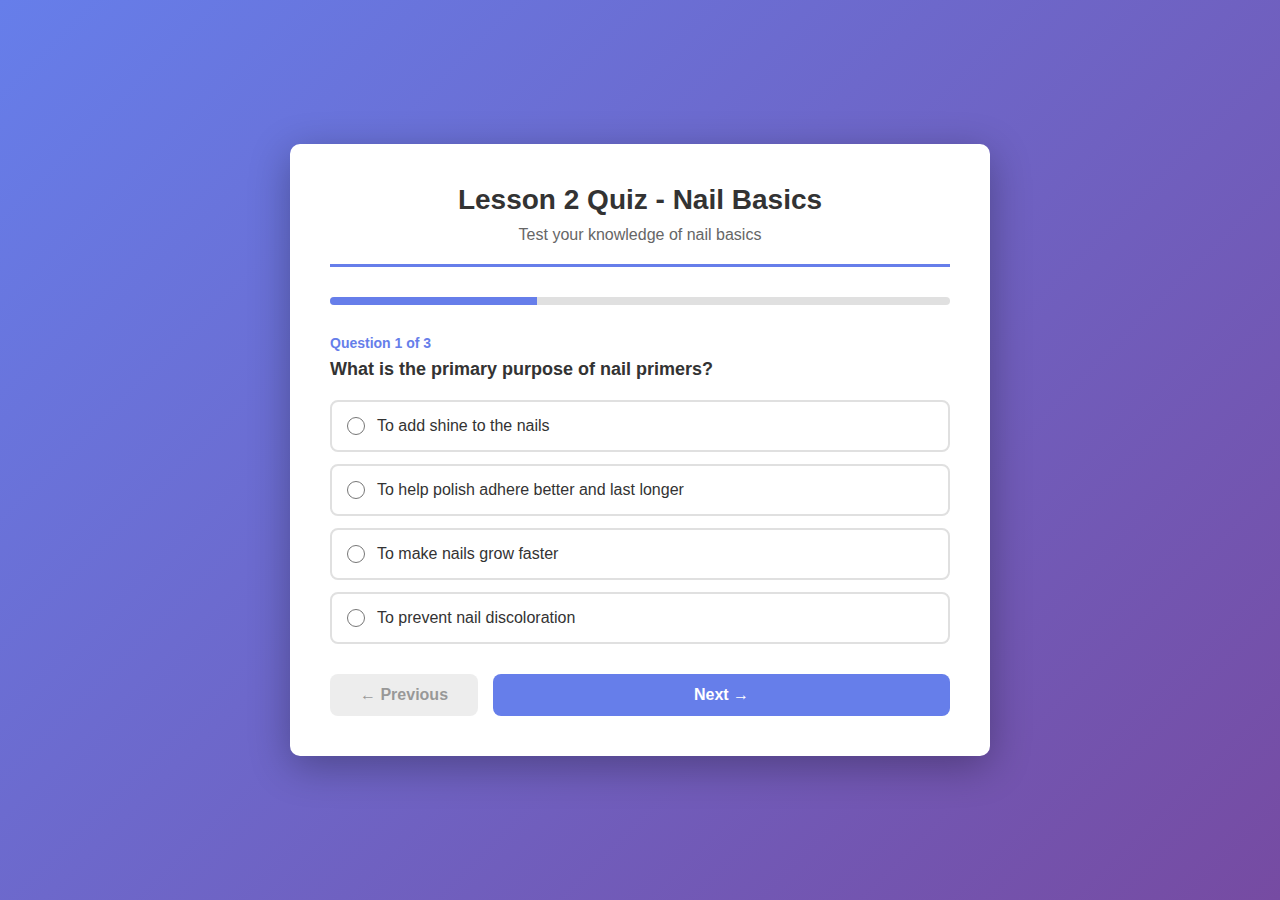
<file: lessons/lesson2quiz.html>
<!DOCTYPE html>
<html lang="en">
<head>
    <meta charset="UTF-8">
    <meta name="viewport" content="width=device-width, initial-scale=1.0">
    <title>Lesson 2 Quiz - Nail Basics</title>
    <style>
        * {
            margin: 0;
            padding: 0;
            box-sizing: border-box;
        }

        body {
            font-family: 'Segoe UI', Tahoma, Geneva, Verdana, sans-serif;
            background: linear-gradient(135deg, #667eea 0%, #764ba2 100%);
            min-height: 100vh;
            display: flex;
            justify-content: center;
            align-items: center;
            padding: 20px;
        }

        .quiz-container {
            background: white;
            border-radius: 10px;
            box-shadow: 0 10px 40px rgba(0, 0, 0, 0.3);
            max-width: 700px;
            width: 100%;
            padding: 40px;
        }

        .quiz-header {
            text-align: center;
            margin-bottom: 30px;
            border-bottom: 3px solid #667eea;
            padding-bottom: 20px;
        }

        .quiz-header h1 {
            color: #333;
            margin-bottom: 10px;
            font-size: 28px;
        }

        .quiz-header p {
            color: #666;
            font-size: 16px;
        }

        .progress-bar {
            width: 100%;
            height: 8px;
            background: #e0e0e0;
            border-radius: 10px;
            margin: 20px 0;
            overflow: hidden;
        }

        .progress-fill {
            height: 100%;
            background: #667eea;
            transition: width 0.3s ease;
        }

        .question-container {
            margin: 30px 0;
        }

        .question-number {
            color: #667eea;
            font-weight: bold;
            font-size: 14px;
            margin-bottom: 8px;
        }

        .question-text {
            color: #333;
            font-size: 18px;
            font-weight: 600;
            margin-bottom: 20px;
        }

        .options {
            display: flex;
            flex-direction: column;
            gap: 12px;
        }

        .option {
            display: flex;
            align-items: center;
            padding: 15px;
            border: 2px solid #e0e0e0;
            border-radius: 8px;
            cursor: pointer;
            transition: all 0.3s ease;
            background: white;
        }

        .option:hover {
            border-color: #667eea;
            background: #f8f9ff;
        }

        .option input[type="radio"] {
            margin-right: 12px;
            cursor: pointer;
            width: 18px;
            height: 18px;
        }

        .option label {
            cursor: pointer;
            flex-grow: 1;
            font-size: 16px;
            color: #333;
        }

        .option.selected {
            border-color: #667eea;
            background: #f0f4ff;
        }

        .option.correct {
            border-color: #4caf50;
            background: #f1f8f4;
        }

        .option.incorrect {
            border-color: #f44336;
            background: #fef5f5;
        }

        .button-group {
            display: flex;
            gap: 15px;
            margin-top: 30px;
            justify-content: space-between;
        }

        button {
            padding: 12px 30px;
            border: none;
            border-radius: 8px;
            font-size: 16px;
            font-weight: 600;
            cursor: pointer;
            transition: all 0.3s ease;
        }

        .btn-next {
            background: #667eea;
            color: white;
            flex-grow: 1;
            margin-left: auto;
        }

        .btn-next:hover:not(:disabled) {
            background: #764ba2;
            transform: translateY(-2px);
            box-shadow: 0 5px 15px rgba(102, 126, 234, 0.4);
        }

        .btn-next:disabled {
            background: #ccc;
            cursor: not-allowed;
            opacity: 0.6;
        }

        .btn-prev {
            background: #ddd;
            color: #333;
        }

        .btn-prev:hover:not(:disabled) {
            background: #ccc;
            transform: translateY(-2px);
        }

        .btn-prev:disabled {
            opacity: 0.5;
            cursor: not-allowed;
        }

        .results-container {
            text-align: center;
            display: none;
        }

        .results-container.show {
            display: block;
        }

        .results-score {
            font-size: 48px;
            color: #667eea;
            font-weight: bold;
            margin: 20px 0;
        }

        .results-message {
            font-size: 24px;
            color: #333;
            margin: 15px 0;
        }

        .results-details {
            background: #f5f5f5;
            padding: 20px;
            border-radius: 8px;
            margin: 20px 0;
            text-align: left;
        }

        .result-item {
            padding: 12px 0;
            border-bottom: 1px solid #ddd;
        }

        .result-item:last-child {
            border-bottom: none;
        }

        .result-item-question {
            font-weight: 600;
            color: #333;
            margin-bottom: 5px;
        }

        .result-item-answer {
            color: #666;
            font-size: 14px;
        }

        .result-item.correct .result-item-answer::before {
            content: "✓ ";
            color: #4caf50;
            font-weight: bold;
        }

        .result-item.incorrect .result-item-answer::before {
            content: "✗ ";
            color: #f44336;
            font-weight: bold;
        }

        .btn-restart {
            background: #4caf50;
            color: white;
            padding: 12px 40px;
            margin-top: 20px;
        }

        .btn-restart:hover {
            background: #45a049;
            transform: translateY(-2px);
            box-shadow: 0 5px 15px rgba(76, 175, 80, 0.4);
        }
    </style>
</head>
<body>
    <div class="quiz-container">
        <div class="quiz-header">
            <h1>Lesson 2 Quiz - Nail Basics</h1>
            <p>Test your knowledge of nail basics</p>
        </div>

        <div class="progress-bar">
            <div class="progress-fill" id="progressFill"></div>
        </div>

        <div id="quizContent">
            <div class="question-container" id="questionContainer"></div>
            <div class="button-group">
                <button class="btn-prev" id="prevBtn" onclick="previousQuestion()">← Previous</button>
                <button class="btn-next" id="nextBtn" onclick="nextQuestion()">Next →</button>
            </div>
        </div>

        <div class="results-container" id="resultsContainer">
            <h2>Quiz Complete!</h2>
            <div class="results-score" id="scoreDisplay"></div>
            <div class="results-message" id="messageDisplay"></div>
            <div class="results-details" id="resultsDetails"></div>
            <button class="btn-restart" onclick="restartQuiz()">Retake Quiz</button>
        </div>
    </div>

    <script>
        // Quiz Questions Data
        const quizData = [
            {
                question: "What is the primary purpose of nail primers?",
                options: [
                    "To add shine to the nails",
                    "To help polish adhere better and last longer",
                    "To make nails grow faster",
                    "To prevent nail discoloration"
                ],
                correct: 1
            },
            {
                question: "Which of the following is a proper nail health practice?",
                options: [
                    "Filing nails in a sawing motion back and forth",
                    "Using metal files instead of glass files",
                    "Filing nails in one direction from edge to center",
                    "Filing nails when they are wet"
                ],
                correct: 2
            },
            {
                question: "What does UV gel typically require for curing?",
                options: [
                    "Air drying for 24 hours",
                    "Exposure to UV or LED light",
                    "Heating with a blow dryer",
                    "Soaking in water"
                ],
                correct: 1
            }
        ];

        let currentQuestion = 0;
        let answers = [];
        let quizStarted = false;

        // Initialize quiz
        function initializeQuiz() {
            answers = new Array(quizData.length).fill(null);
            currentQuestion = 0;
            quizStarted = true;
            document.getElementById('quizContent').style.display = 'block';
            document.getElementById('resultsContainer').classList.remove('show');
            displayQuestion();
        }

        // Display current question
        function displayQuestion() {
            const question = quizData[currentQuestion];
            const questionContainer = document.getElementById('questionContainer');
            
            let optionsHTML = question.options.map((option, index) => `
                <div class="option ${answers[currentQuestion] === index ? 'selected' : ''}" onclick="selectAnswer(${index})">
                    <input type="radio" id="option${index}" name="options" value="${index}" ${answers[currentQuestion] === index ? 'checked' : ''}>
                    <label for="option${index}">${option}</label>
                </div>
            `).join('');

            questionContainer.innerHTML = `
                <div class="question-number">Question ${currentQuestion + 1} of ${quizData.length}</div>
                <div class="question-text">${question.question}</div>
                <div class="options">${optionsHTML}</div>
            `;

            updateButtons();
            updateProgress();
        }

        // Select an answer
        function selectAnswer(index) {
            answers[currentQuestion] = index;
            displayQuestion();
        }

        // Next question
        function nextQuestion() {
            if (answers[currentQuestion] === null) {
                alert('Please select an answer before continuing.');
                return;
            }
            
            if (currentQuestion < quizData.length - 1) {
                currentQuestion++;
                displayQuestion();
            } else {
                showResults();
            }
        }

        // Previous question
        function previousQuestion() {
            if (currentQuestion > 0) {
                currentQuestion--;
                displayQuestion();
            }
        }

        // Update button states
        function updateButtons() {
            document.getElementById('prevBtn').disabled = currentQuestion === 0;
            document.getElementById('nextBtn').textContent = 
                currentQuestion === quizData.length - 1 ? 'Submit Quiz' : 'Next →';
        }

        // Update progress bar
        function updateProgress() {
            const progress = ((currentQuestion + 1) / quizData.length) * 100;
            document.getElementById('progressFill').style.width = progress + '%';
        }

        // Calculate and show results
        function showResults() {
            let correct = 0;
            const resultsDetails = [];

            answers.forEach((answer, index) => {
                if (answer === quizData[index].correct) {
                    correct++;
                    resultsDetails.push({
                        question: quizData[index].question,
                        isCorrect: true,
                        userAnswer: quizData[index].options[answer]
                    });
                } else {
                    resultsDetails.push({
                        question: quizData[index].question,
                        isCorrect: false,
                        userAnswer: quizData[index].options[answer],
                        correctAnswer: quizData[index].options[quizData[index].correct]
                    });
                }
            });

            const percentage = Math.round((correct / quizData.length) * 100);
            
            // Display score
            document.getElementById('scoreDisplay').textContent = `${percentage}%`;
            
            // Display message
            let message = '';
            if (percentage === 100) {
                message = 'Perfect Score! Excellent work!';
            } else if (percentage >= 80) {
                message = 'Great Job! You passed the quiz!';
            } else if (percentage >= 60) {
                message = 'Good Effort! Review the material and try again.';
            } else {
                message = 'Keep Learning! Review the lesson and retake the quiz.';
            }
            document.getElementById('messageDisplay').textContent = message;

            // Display detailed results
            let detailsHTML = resultsDetails.map((result, index) => `
                <div class="result-item ${result.isCorrect ? 'correct' : 'incorrect'}">
                    <div class="result-item-question">Q${index + 1}: ${result.question}</div>
                    <div class="result-item-answer">Your answer: ${result.userAnswer}</div>
                    ${!result.isCorrect ? `<div class="result-item-answer" style="color: #4caf50;">Correct answer: ${result.correctAnswer}</div>` : ''}
                </div>
            `).join('');
            document.getElementById('resultsDetails').innerHTML = detailsHTML;

            // Show results container
            document.getElementById('quizContent').style.display = 'none';
            document.getElementById('resultsContainer').classList.add('show');
        }

        // Restart quiz
        function restartQuiz() {
            initializeQuiz();
        }

        // Start quiz on page load
        window.addEventListener('DOMContentLoaded', initializeQuiz);
    </script>
</body>
</html>
</file>
